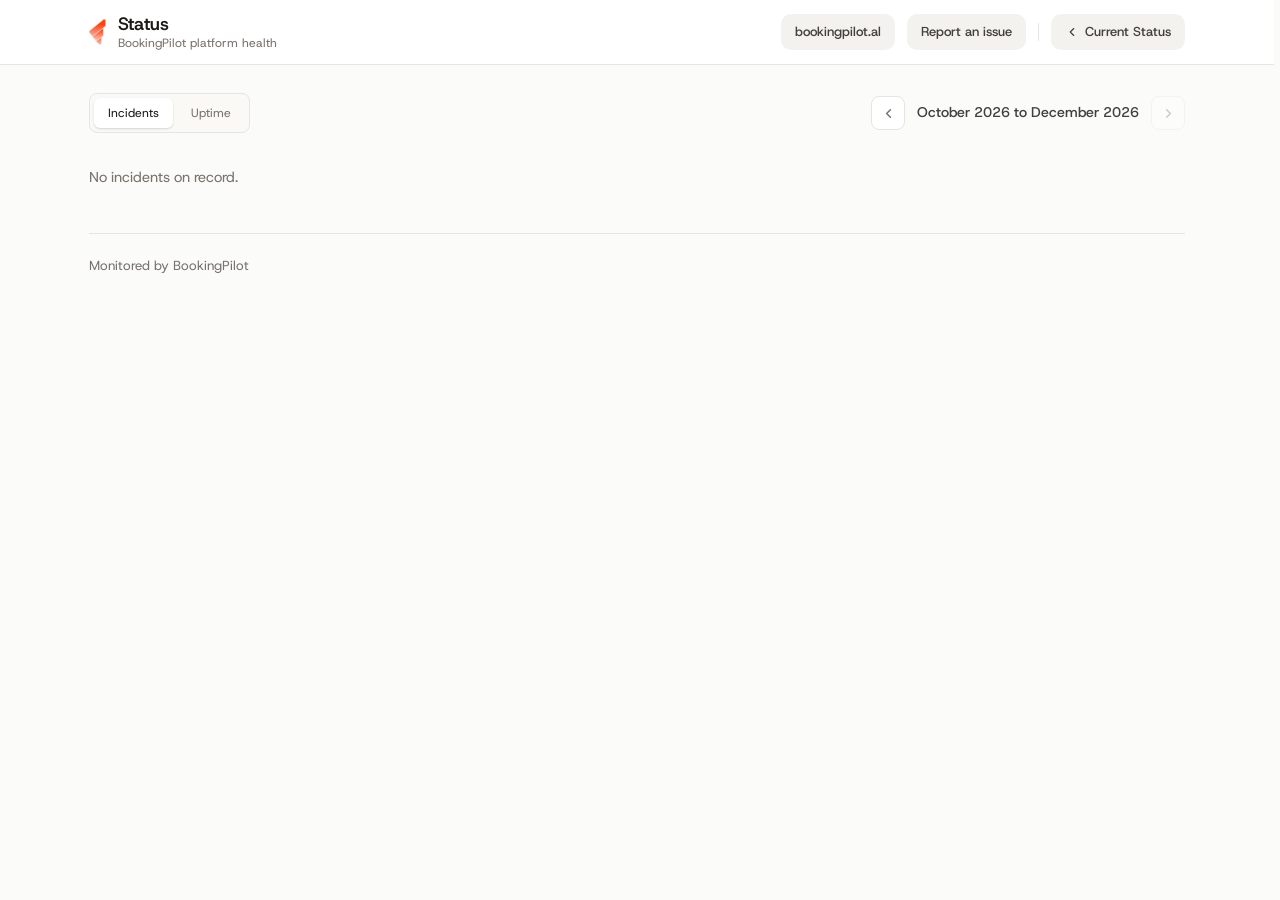
<file: docs/history.html>
<!DOCTYPE html>
<html lang="en">
<head>
<meta charset="utf-8">
<meta name="viewport" content="width=device-width, initial-scale=1">
<meta http-equiv="Content-Security-Policy" content="default-src 'self'; script-src 'self' 'unsafe-inline'; style-src 'self' 'unsafe-inline'; img-src 'self' data:; font-src 'self'; connect-src 'self' https://api.github.com https://raw.githubusercontent.com; object-src 'none'; base-uri 'none'; form-action 'none'">
<title>BookingPilot Status — History</title>
<meta name="description" content="Incident and uptime history for the BookingPilot platform.">
<link rel="icon" type="image/svg+xml" href="logo.svg">
<style>
  @font-face { font-family: 'Host Grotesk'; src: url('fonts/host-grotesk-latin-400-normal.woff2') format('woff2'); font-weight: 400; font-display: swap; }
  @font-face { font-family: 'Host Grotesk'; src: url('fonts/host-grotesk-latin-500-normal.woff2') format('woff2'); font-weight: 500; font-display: swap; }
  @font-face { font-family: 'Host Grotesk'; src: url('fonts/host-grotesk-latin-600-normal.woff2') format('woff2'); font-weight: 600; font-display: swap; }
  @font-face { font-family: 'Host Grotesk'; src: url('fonts/host-grotesk-latin-700-normal.woff2') format('woff2'); font-weight: 700; font-display: swap; }

  :root {
    --bg: #FBFBF9;
    --card: #ffffff;
    --border: #E7E5E4;
    --text: #1C1917;
    --text-2: #44403C;
    --text-3: #78716C;
    --accent: #FA4616;
    --accent-hover: #E03F13;
    --sand: #F4F2EF;
    --sand-hover: #ECE9E6;
    --green: #16A34A; --green-bg: #F0FDF4;
    --amber: #D97706; --amber-bg: #FFFBEB;
    --red: #DC2626;   --red-bg: #FEF2F2;
  }
  * { margin: 0; padding: 0; box-sizing: border-box; }
  /* Page transitions: native cross-document view transitions where supported,
     manual fade fallback elsewhere. */
  @view-transition { navigation: auto; }
  @keyframes pageIn { from { opacity: 0; transform: translateY(6px); } }
  @keyframes pageOut { to { opacity: 0; transform: translateY(-8px); } }
  ::view-transition-old(root) { animation: pageOut .26s cubic-bezier(.4,0,.2,1) both; }
  ::view-transition-new(root) { animation: pageIn .32s cubic-bezier(.16,1,.3,1) both .04s; }
  ::view-transition-old(root), ::view-transition-new(root) { mix-blend-mode: normal; }
  @supports not (view-transition-name: none) {
    body { animation: pageIn .22s cubic-bezier(.16,1,.3,1) both; }
  }
  body.leaving {
    animation: none;
    opacity: 0; transform: translateY(-4px);
    transition: opacity .16s ease, transform .16s ease;
  }
  html { -webkit-font-smoothing: antialiased; text-rendering: optimizeLegibility; scrollbar-gutter: stable; }
  body {
    font-family: 'Host Grotesk', -apple-system, BlinkMacSystemFont, 'Segoe UI', Roboto, sans-serif;
    background: var(--bg);
    color: var(--text);
    line-height: 1.5;
    font-size: 15px;
  }
  a { color: var(--accent); text-decoration: none; font-weight: 500; }
  a:hover { color: var(--accent-hover); }

  .wrap { max-width: 1160px; margin: 0 auto; padding: 0 32px; }

  /* ---------- Topbar (same as index) ---------- */
  .topbar {
    background: var(--card);
    border-bottom: 1px solid var(--border);
    position: sticky; top: 0; z-index: 10;
  }
  .topbar .wrap { display: flex; align-items: center; height: 64px; gap: 12px; }
  .topbar img.logo { height: 26px; width: auto; }
  .topbar .page-title {
    font-size: 18px; line-height: 22px; font-weight: 600;
    letter-spacing: -0.01em; color: var(--text);
  }
  .topbar .page-sub {
    font-size: 12px; line-height: 16px; color: var(--text-3); font-weight: 300;
  }
  .topbar .title-stack { display: flex; flex-direction: column; }
  .topbar .spacer { flex: 1; }
  .btn-sand {
    display: inline-flex; align-items: center; height: 36px; padding: 0 14px;
    background: var(--sand); border-radius: 10px;
    font-size: 13px; font-weight: 500; color: var(--text-2);
    transition: background .12s ease;
  }
  .btn-sand:hover { background: var(--sand-hover); color: var(--text); }
  .topbar .v-divider {
    width: 1px; height: 18px; background: var(--border); flex-shrink: 0;
  }

  /* ---------- Toolbar: tabs + pager ---------- */
  .toolbar {
    display: flex; align-items: center; justify-content: space-between;
    gap: 12px; margin: 28px 0 26px; flex-wrap: wrap;
  }
  /* Segmented control — same spec as the app's AnimatedTabs pill bar */
  .tabs {
    display: inline-flex; gap: 4px; padding: 4px;
    background: #FAF9F6; border: 1px solid var(--border); border-radius: 8px;
  }
  .tabs button {
    appearance: none; border: none; background: transparent; cursor: pointer;
    font: inherit; padding: 6px 14px; border-radius: 6px;
    font-size: 12px; font-weight: 400; color: var(--text-3);
    white-space: nowrap; position: relative;
    transition: color .2s ease, background .2s ease;
  }
  .tabs button:hover:not(.active) { color: var(--text); }
  .tabs button.active {
    background: #fff; color: var(--text);
    box-shadow: 0 1px 2px rgba(0,0,0,.15);
  }

  .pager { display: inline-flex; align-items: center; gap: 10px; font-size: 0.9rem; color: var(--text-2); }
  .pager .pg-label { padding: 0 2px; font-weight: 500; white-space: nowrap; font-size: 0.88rem; }
  .pager button {
    appearance: none; cursor: pointer;
    width: 34px; height: 34px; border-radius: 8px; color: var(--text-3);
    background: #fff; border: 1px solid var(--border);
    display: inline-flex; align-items: center; justify-content: center;
    transition: border-color .12s ease, color .12s ease;
  }
  .pager button:hover:not(:disabled) { border-color: #A8A29E; color: var(--text); }
  .pager button:disabled { opacity: .35; cursor: default; }
  .pager svg { width: 15px; height: 15px; }

  /* ---------- Month groups ---------- */
  .month-head {
    font-size: 1.15rem; font-weight: 700; letter-spacing: -0.02em;
    margin: 30px 0 14px;
  }
  .month-head:first-child { margin-top: 0; }

  /* ---------- Incidents ---------- */
  .incident {
    display: flex; gap: 14px; padding: 16px 4px;
    border-bottom: 1px solid var(--border);
  }
  .incident:last-child { border-bottom: none; }
  .incident .i-icon {
    width: 20px; height: 20px; border-radius: 50%; flex-shrink: 0; margin-top: 1px;
    display: inline-flex; align-items: center; justify-content: center; color: #fff;
  }
  .incident .i-icon svg { width: 11px; height: 11px; }
  .incident .i-icon.open { background: var(--red); }
  .incident .i-icon.closed { background: var(--text-3); }
  .incident .i-body { flex: 1; min-width: 0; }
  .incident .i-title { font-weight: 600; font-size: 0.95rem; color: var(--red); }
  .incident.closed .i-title { color: var(--accent); }
  .incident .i-text {
    font-size: 0.88rem; color: var(--text-2); margin-top: 4px;
    white-space: pre-line; word-wrap: break-word;
  }
  .incident .i-text.clamped {
    display: -webkit-box; -webkit-line-clamp: 6; -webkit-box-orient: vertical; overflow: hidden;
  }
  .incident .i-meta { font-size: 0.82rem; color: var(--text-3); margin-top: 6px; }
  .incident .i-state {
    font-size: 0.72rem; font-weight: 600; letter-spacing: .01em;
    border-radius: 999px; padding: 2px 9px; margin-left: 8px; vertical-align: 1px;
    background: var(--red-bg); color: var(--red); white-space: nowrap;
  }

  .show-all {
    appearance: none; border: 1px solid var(--border); background: var(--card);
    width: 100%; padding: 11px; border-radius: 10px; cursor: pointer;
    font: inherit; font-size: 0.86rem; font-weight: 500; color: var(--text-2);
    transition: background .12s ease;
  }
  .show-all:hover { background: var(--sand); }

  /* ---------- Uptime calendars ---------- */
  .toolbar-right { display: flex; align-items: center; gap: 14px; }

  /* Component picker — follows the app's modal spec:
     .input-field-compact (38px, radius 8, 13px, chevron 16px #78716C sw 1.5) */
  .uptime-controls { margin-bottom: 18px; max-width: 260px; }
  .comp-select {
    appearance: none; -webkit-appearance: none;
    width: 100%; height: 38px; padding: 0 40px 0 12px;
    font: inherit; font-size: 13px; color: var(--text);
    background-color: #fff; border: 1px solid var(--border); border-radius: 8px;
    cursor: pointer; outline: none; transition: all .15s ease;
    background-image: url("data:image/svg+xml,%3Csvg xmlns='http://www.w3.org/2000/svg' width='16' height='16' viewBox='0 0 24 24' fill='none' stroke='%2378716C' stroke-width='1.5' stroke-linecap='round' stroke-linejoin='round'%3E%3Cpolyline points='6 9 12 15 18 9'/%3E%3C/svg%3E");
    background-repeat: no-repeat; background-position: right 12px center;
    background-size: 16px 16px;
  }
  .comp-select:focus { border-color: #A8A29E; box-shadow: none; }

  .months-grid { display: flex; justify-content: space-between; gap: 32px; flex-wrap: wrap; }
  .mcal { position: relative; }
  .mcal .m-head {
    display: flex; align-items: baseline; justify-content: space-between;
    gap: 8px; margin-bottom: 10px;
  }
  .mcal .m-name { font-weight: 600; font-size: 0.95rem; }
  .mcal .m-pct { font-size: 0.82rem; color: var(--text-3); font-weight: 500; white-space: nowrap; }
  .mcal .m-grid {
    display: grid;
    grid-template-columns: repeat(7, 34px);
    grid-auto-rows: 34px;
    gap: 7px;
  }
  .mcal .m-grid i { border-radius: 5px; background: #EFEDEA; }
  .mcal .m-grid i.blank { background: transparent; }
  .mcal .m-grid i.up { background: #4ADE80; }
  .mcal .m-grid i.partial { background: #FBBF24; }
  .mcal .m-grid i.down { background: #F33535; }
  .mcal .m-grid i[data-d] { cursor: default; }
  .mcal .m-grid i[data-d]:hover { filter: brightness(0.82); }

  .legend { display: flex; gap: 16px; flex-wrap: wrap; margin-top: 22px; font-size: 0.8rem; color: var(--text-3); }
  .legend span { display: inline-flex; align-items: center; gap: 6px; }
  .legend i { width: 12px; height: 12px; border-radius: 3px; display: inline-block; }

  /* ---------- Day tooltip (same as index) ---------- */
  .daytip {
    position: absolute; display: none; z-index: 20;
    background: #fff; border: 1px solid var(--border); border-radius: 10px;
    box-shadow: 0 8px 24px rgba(28,25,23,.10), 0 2px 6px rgba(28,25,23,.06);
    padding: 12px 16px; min-width: 230px; max-width: 280px;
    transform: translateX(-50%);
  }
  .daytip::after {
    content: ''; position: absolute; left: var(--ax, 50%); bottom: -6px;
    width: 10px; height: 10px; background: #fff;
    border-right: 1px solid var(--border); border-bottom: 1px solid var(--border);
    transform: translateX(-50%) rotate(45deg);
  }
  .daytip .dt-date { font-weight: 600; font-size: 0.92rem; margin-bottom: 6px; }
  .daytip .dt-msg { font-size: 0.84rem; color: var(--text-2); }
  .daytip .dt-row {
    display: flex; justify-content: space-between; align-items: center; gap: 18px;
    background: var(--sand); border-radius: 6px; padding: 7px 12px;
    font-size: 0.84rem;
  }
  .daytip .dt-row span { white-space: nowrap; }
  .daytip .dt-row b { font-weight: 600; white-space: nowrap; }
  .daytip .dt-rel-label {
    font-size: 0.68rem; font-weight: 600; letter-spacing: .06em;
    text-transform: uppercase; color: var(--text-3); margin: 12px 0 4px;
  }
  .daytip .dt-rel a {
    display: block;
    font-size: 0.82rem; font-weight: 500; line-height: 1.45;
    color: var(--text-2); padding: 2px 0;
  }
  .daytip .dt-rel a:hover { color: var(--text); text-decoration: underline; }

  .empty { color: var(--text-3); font-size: 0.9rem; padding: 8px 0 4px; }

  /* ---------- Footer ---------- */
  footer {
    margin-top: 40px; padding: 22px 0 30px;
    border-top: 1px solid var(--border);
    display: flex; align-items: center; justify-content: space-between;
    font-size: 0.82rem; color: var(--text-3);
  }
  footer a { color: var(--text-3); }
  footer a:hover { color: var(--accent); }

  /* ---------- Responsive ---------- */
  @media (max-width: 900px) {
    .months-grid { gap: 26px; }
  }
  @media (max-width: 700px) {
    .wrap { padding: 0 16px; }
    .uptime-controls { max-width: none; }
    .toolbar-right { width: 100%; justify-content: flex-end; }
  }
  @media (max-width: 560px) {
    .topbar .wrap { gap: 8px; height: 56px; }
    .topbar .page-sub { display: none; }
    .topbar .page-title { font-size: 16px; }
    .btn-sand { height: 32px; padding: 0 10px; font-size: 12px; }
    .btn-sand.hide-sm, .topbar .v-divider { display: none; }
    .toolbar { margin: 20px 0; gap: 10px; }
    .tabs { display: flex; width: 100%; }
    .tabs button { flex: 1; text-align: center; }
    .pager { width: 100%; justify-content: space-between; }
    .incident { padding: 14px 0; gap: 10px; }
    .incident .i-text { font-size: 0.84rem; }
    footer { flex-direction: column; gap: 8px; align-items: flex-start; }
  }

  /* ---------- Scrollbar (matches the app's index.css) ---------- */
  ::-webkit-scrollbar { width: 6px; height: 6px; }
  ::-webkit-scrollbar-button { display: none; width: 0; height: 0; }
  ::-webkit-scrollbar-track { background: transparent; }
  ::-webkit-scrollbar-thumb { background-color: var(--border); border-radius: 10px; }
  ::-webkit-scrollbar-thumb:hover { background-color: #D6D3D1; }
  @supports not selector(::-webkit-scrollbar) {
    * { scrollbar-width: thin; scrollbar-color: var(--border) transparent; }
  }

  /* Lenis smooth scroll (self-hosted lenis.min.js) */
  html.lenis, html.lenis body { height: auto; }
  .lenis.lenis-smooth { scroll-behavior: auto !important; }
</style>
</head>
<body>

<div class="topbar">
  <div class="wrap">
    <a href="./" style="display:inline-flex"><img class="logo" src="logo.svg" alt="BookingPilot"></a>
    <div class="title-stack">
      <div class="page-title">Status</div>
      <div class="page-sub">BookingPilot platform health</div>
    </div>
    <div class="spacer"></div>
    <a class="btn-sand hide-sm" href="https://bookingpilot.al">bookingpilot.al</a>
    <a class="btn-sand hide-sm" href="https://github.com/martingoga/status/issues">Report an issue</a>
    <span class="v-divider" aria-hidden="true"></span>
    <a class="btn-sand" href="./"><svg viewBox="0 0 24 24" fill="none" stroke="currentColor" stroke-width="2" stroke-linecap="round" stroke-linejoin="round" style="width:14px;height:14px;margin-right:6px"><path d="m15 18-6-6 6-6"/></svg>Current Status</a>
  </div>
</div>

<div class="wrap">

  <div class="toolbar">
    <div class="tabs" role="tablist">
      <button id="tabIncidents" role="tab" onclick="setTab('incidents')">Incidents</button>
      <button id="tabUptime" role="tab" onclick="setTab('uptime')">Uptime</button>
    </div>
    <div class="toolbar-right">
      <div class="pager">
        <button id="pgPrev" onclick="shiftWindow(1)" aria-label="Earlier months">
          <svg viewBox="0 0 24 24" fill="none" stroke="currentColor" stroke-width="2.4" stroke-linecap="round" stroke-linejoin="round"><path d="m15 18-6-6 6-6"/></svg>
        </button>
        <span class="pg-label" id="pgLabel"></span>
        <button id="pgNext" onclick="shiftWindow(-1)" aria-label="Later months">
          <svg viewBox="0 0 24 24" fill="none" stroke="currentColor" stroke-width="2.4" stroke-linecap="round" stroke-linejoin="round"><path d="m9 18 6-6-6-6"/></svg>
        </button>
      </div>
    </div>
  </div>

  <div id="incidentsPane"><div class="empty">Loading…</div></div>

  <div id="uptimePane" style="display:none">
    <div class="uptime-controls">
      <select id="compSelect" class="comp-select" onchange="compSlug = this.value; try { localStorage.setItem('statusComp', compSlug); } catch {} renderUptime(); this.blur();" aria-label="Component"></select>
    </div>
    <div class="months-grid" id="monthsGrid"></div>
    <div class="legend">
      <span><i style="background:#4ADE80"></i>Operational</span>
      <span><i style="background:#FBBF24"></i>Partial outage</span>
      <span><i style="background:#F33535"></i>Major outage</span>
      <span><i style="background:#EFEDEA"></i>No data</span>
    </div>
  </div>

  <footer>
    <span id="updatedLine">Monitored by BookingPilot</span>
  </footer>
</div>

<div class="daytip" id="daytip"></div>

<script>
const REPO = 'martingoga/status';
const SUMMARY_URL = `https://raw.githubusercontent.com/${REPO}/master/history/summary.json`;
const ISSUES_PAGE = (page) => `https://api.github.com/repos/${REPO}/issues?state=all&labels=status&per_page=100&page=${page}&sort=created&direction=desc`;
const WINDOW = 3;              // months shown per page
const INC_PER_MONTH = 5;       // collapsed incidents per month

let SITES = [];
let ISSUES = [];
let repoCreated = 0;
let winOffset = 0;             // 0 = window ends at current month; +1 shifts earlier
let tab = 'incidents';
let compSlug = null;
const expanded = new Set();    // month keys with all incidents shown

/* Smooth page-out when navigating back to Current Status — only needed
   where cross-document view transitions aren't supported. */
if (!('startViewTransition' in document)) {
  document.querySelectorAll('a[href="./"]').forEach(a => {
    a.addEventListener('click', (e) => {
      e.preventDefault();
      document.body.classList.add('leaving');
      setTimeout(() => { location.href = './'; }, 150);
    });
  });
  window.addEventListener('pageshow', (e) => {
    if (e.persisted) document.body.classList.remove('leaving');
  });
}

const $ = (id) => document.getElementById(id);
const esc = (s) => String(s ?? '').replace(/[&<>"]/g, c => ({'&':'&amp;','<':'&lt;','>':'&gt;','"':'&quot;'}[c]));
const dayMs = 86400000;
const dayStart = (t) => { const d = new Date(t); return Date.UTC(d.getUTCFullYear(), d.getUTCMonth(), d.getUTCDate()); };
const fmtDay = (t) => new Date(t).toLocaleDateString('en-GB', { timeZone: 'UTC', day: 'numeric', month: 'short', year: 'numeric' });
const fmtMonth = (y, m) => new Date(Date.UTC(y, m, 1)).toLocaleDateString('en-GB', { timeZone: 'UTC', month: 'long', year: 'numeric' });
const fmtTimeUTC = (d) => new Date(d).toLocaleDateString('en-GB', { timeZone: 'UTC', day: 'numeric', month: 'short' })
  + ', ' + new Date(d).toLocaleTimeString('en-GB', { timeZone: 'UTC', hour: '2-digit', minute: '2-digit' }) + ' UTC';
const ago = (d) => {
  const s = Math.max(0, (Date.now() - new Date(d)) / 1000);
  if (s < 90) return 'just now';
  if (s < 3600) return Math.floor(s / 60) + 'm ago';
  if (s < 86400) return Math.floor(s / 3600) + 'h ago';
  return Math.floor(s / 86400) + 'd ago';
};

/* Same public-component list as the main page. */
const DISPLAY = {
  'web-app': 'Website',
  'api-and-database': 'Platform API',
  'authentication': 'Login & accounts',
  'reservations': 'Bookings',
  'email-delivery': 'Email',
  'sync-pipeline': 'Booking channel sync',
  'realtime': 'Live updates',
  'ai-assistant': 'AI assistant',
};
const publicSites = () => SITES.filter(s => s.slug in DISPLAY);

function issueSlug(i) {
  const names = (i.labels || []).map(l => l.name).find(n => n !== 'status' && SITES.some(s => s.slug === n));
  if (names) return names;
  const t = (i.title || '').toLowerCase();
  const hit = SITES.find(s => t.includes(s.name.toLowerCase()) || t.includes(s.slug.replace(/-/g, ' ')));
  return hit ? hit.slug : null;
}

/* ---------- Month model ---------- */
// Months are addressed as a linear index (y*12+m) so windows can span years.
const curMonthIdx = () => { const n = new Date(); return n.getUTCFullYear() * 12 + n.getUTCMonth(); };
const idxToYM = (idx) => ({ y: Math.floor(idx / 12), m: idx % 12 });

// Always WINDOW consecutive months ending at (current month − winOffset*WINDOW).
// Months before monitoring started render as empty/no-data — same as GitHub.
function windowMonths() {
  const end = curMonthIdx() - winOffset * WINDOW;
  const out = [];
  for (let i = WINDOW - 1; i >= 0; i--) out.push(idxToYM(end - i));
  return out;
}

// Earliest month worth showing: the repo-creation month (fallback: 5y back).
function firstMonthIdx() {
  if (repoCreated) {
    const d = new Date(repoCreated);
    return d.getUTCFullYear() * 12 + d.getUTCMonth();
  }
  return curMonthIdx() - 60;
}

function renderPager() {
  const win = windowMonths();
  $('pgLabel').textContent = fmtMonth(win[0].y, win[0].m) + ' to ' + fmtMonth(win[win.length - 1].y, win[win.length - 1].m);
  const endIdx = curMonthIdx() - winOffset * WINDOW;
  // Prev is useless once the next window would be entirely pre-monitoring.
  $('pgPrev').disabled = endIdx - WINDOW < firstMonthIdx();
  $('pgNext').disabled = winOffset <= 0;
}

function shiftWindow(dir) {
  const next = winOffset + dir;
  if (next < 0) return;
  if (curMonthIdx() - next * WINDOW < firstMonthIdx()) return;
  winOffset = next;
  render();
}

/* ---------- Incidents ---------- */
function monthKey(i) {
  const d = new Date(i.created_at);
  return d.getUTCFullYear() * 12 + d.getUTCMonth();
}

const INFO_ICON = '<svg viewBox="0 0 24 24" fill="none" stroke="currentColor" stroke-width="3" stroke-linecap="round"><path d="M12 8h.01"/><path d="M12 11v5"/></svg>';

function renderIncidents() {
  const issues = ISSUES.filter(i => { const s = issueSlug(i); return !s || s in DISPLAY; });
  if (!issues.length) { $('incidentsPane').innerHTML = '<div class="empty">No incidents on record.</div>'; return; }

  const groups = new Map();
  issues.forEach(i => {
    const k = monthKey(i);
    if (!groups.has(k)) groups.set(k, []);
    groups.get(k).push(i);
  });

  const html = windowMonths().slice().reverse().map(({ y, m }) => {
    const list = groups.get(y * 12 + m) || [];
    const shown = expanded.has(y * 12 + m) ? list : list.slice(0, INC_PER_MONTH);
    const cards = shown.map(i => {
      const open = i.state === 'open';
      const title = i.title.replace(/[🛑✅⚠️]|Resolved:/gu, '').trim();
      // Never render monitor target URLs — they expose internal endpoints
      // (older bodies carried credentials in query params). Keep links to
      // this repo (commit references) for traceability.
      const body = (i.body || '')
        .replace(/<!--[\s\S]*?-->/g, '')
        .replace(/\((https?:\/\/(?!github\.com\/martingoga\/status\/)[^)\s]+)\)/g, '(endpoint withheld)')
        .replace(/https?:\/\/(?!github\.com\/martingoga\/status\/)[^\s)]+/g, 'endpoint withheld')
        .trim();
      const meta = open
        ? `Opened ${fmtTimeUTC(i.created_at)} · ongoing`
        : `${fmtTimeUTC(i.created_at)} – ${fmtTimeUTC(i.closed_at)}`;
      return `
      <div class="incident ${open ? '' : 'closed'}">
        <span class="i-icon ${open ? 'open' : 'closed'}">${INFO_ICON}</span>
        <div class="i-body">
          <div class="i-title">${esc(title)}${open ? '<span class="i-state">Ongoing</span>' : ''}</div>
          ${body ? `<div class="i-text">${esc(body)}</div>` : ''}
          <div class="i-meta">${meta}</div>
        </div>
      </div>`;
    }).join('');
    const more = list.length > shown.length
      ? `<button class="show-all" onclick="expandMonth(${y * 12 + m})">+ Show All ${list.length} Incidents</button>` : '';
    const empty = !list.length ? '<div class="empty">No incidents reported.</div>' : '';
    return `<h3 class="month-head">${fmtMonth(y, m)}</h3>${cards}${empty}${more}`;
  }).join('');

  $('incidentsPane').innerHTML = html;
}

function expandMonth(k) { expanded.add(k); renderIncidents(); }

/* ---------- Uptime ---------- */
// If the site is down with an open incident, downtime has been continuous
// since it opened — dailyMinutesDown undercounts when checks run sparsely,
// so the incident window is the better source of truth (same rule as index).
function siteDownSince(site) {
  if ((site.status || '').toLowerCase() !== 'down') return 0;
  const inc = ISSUES.find(i => i.state === 'open' && issueSlug(i) === site.slug);
  return inc ? new Date(inc.created_at).getTime() : 0;
}

function dayDownMinutes(site, ds) {
  const key = new Date(ds).toISOString().slice(0, 10);
  let m = (site.dailyMinutesDown || {})[key] || 0;
  const since = siteDownSince(site);
  if (since) {
    const ov = Math.max(0, Math.min(Date.now(), ds + dayMs) - Math.max(since, ds));
    m = Math.max(m, ov / 60000);
  }
  return m;
}

function dayState(site, ds) {
  // ds = UTC day-start ms. Returns 'up' | 'partial' | 'down' | 'nodata'.
  if (repoCreated && ds + dayMs < repoCreated) return 'nodata';
  if (ds > Date.now()) return 'nodata';
  const start = Math.max(ds, repoCreated || 0);
  const end = Math.min(ds + dayMs, Date.now());
  if (end <= start) return 'nodata';
  const m = dayDownMinutes(site, ds);
  const monitoredMin = (end - start) / 60000;
  // Down = the outage covered the majority of the monitored day; a hard
  // 720-min floor would call a 6.5h total outage a mere "partial".
  if (m > 0 && m / monitoredMin >= 0.5) return 'down';
  if (m > 0) return 'partial';
  return 'up';
}

function monthUptime(site, y, m) {
  const first = Date.UTC(y, m, 1);
  const next = Date.UTC(y, m + 1, 1);
  const start = Math.max(first, repoCreated || 0);
  const end = Math.min(next, Date.now());
  if (end <= start) return null;
  let down = 0;
  for (let ds = first; ds < next; ds += dayMs) down += dayDownMinutes(site, ds);
  const monitored = (end - start) / 60000;
  return Math.max(0, (1 - down / monitored) * 100);
}

function renderUptime() {
  const site = SITES.find(s => s.slug === compSlug);
  if (!site) { $('monthsGrid').innerHTML = '<div class="empty">No data.</div>'; return; }
  const now = Date.now();

  $('monthsGrid').innerHTML = windowMonths().map(({ y, m }) => {
    const first = Date.UTC(y, m, 1);
    const days = new Date(Date.UTC(y, m + 1, 0)).getUTCDate();
    // Leading blanks so day 1 sits on its weekday row (Monday-first).
    const lead = (new Date(first).getUTCDay() + 6) % 7;
    let cells = '<i class="blank"></i>'.repeat(lead);
    for (let d = 0; d < days; d++) {
      const ds = first + d * dayMs;
      const st = dayState(site, ds);
      const mins = dayDownMinutes(site, ds);
      cells += st === 'nodata'
        ? `<i data-d="${fmtDay(ds)}" data-t="${ds}"></i>`
        : `<i class="${st}" data-d="${fmtDay(ds)}" data-t="${ds}" data-m="${Math.round(mins)}"></i>`;
    }
    const pct = monthUptime(site, y, m);
    return `
    <div class="mcal">
      <div class="m-head">
        <span class="m-name">${fmtMonth(y, m)}</span>
        <span class="m-pct">${pct !== null ? pct.toFixed(2) + '%' : '—'}</span>
      </div>
      <div class="m-grid">${cells}</div>
    </div>`;
  }).join('');
  wireTips();
}

/* Incidents overlapping a UTC day for the selected component. */
function relatedIssues(ds) {
  const dayEnd = ds + dayMs, now = Date.now();
  return ISSUES.filter(i => {
    if (issueSlug(i) !== compSlug) return false;
    const t0 = new Date(i.created_at).getTime();
    const t1 = i.closed_at ? new Date(i.closed_at).getTime() : now;
    return t0 < dayEnd && t1 > ds;
  });
}

function wireTips() {
  const tip = $('daytip');
  let hideTimer = null;
  const hide = () => { tip.style.display = 'none'; };
  const hideSoon = () => { clearTimeout(hideTimer); hideTimer = setTimeout(hide, 250); };
  const stayOpen = () => clearTimeout(hideTimer);
  tip.addEventListener('mouseenter', stayOpen);
  tip.addEventListener('mouseleave', hide);

  document.querySelectorAll('.mcal').forEach(cal => {
    const grid = cal.querySelector('.m-grid');
    const showFor = (bar) => {
      // Moving across the gaps between cells must not hide the tooltip —
      // only leaving the grid (or hovering a blank spacer) closes it.
      if (!bar) return;
      if (!bar.dataset.d || bar.classList.contains('blank')) { hideSoon(); return; }
      stayOpen();
      const m = bar.dataset.m;
      let inner = `<div class="dt-date">${bar.dataset.d}</div>`;
      if (m === undefined) inner += '<div class="dt-msg">No data for this day.</div>';
      else if (+m <= 0) inner += '<div class="dt-msg">No downtime recorded.</div>';
      else {
        const mm = +m, h = Math.floor(mm / 60), r = Math.round(mm % 60);
        const down = bar.classList.contains('down');
        inner += `<div class="dt-row"><span>${down ? 'Major outage' : 'Partial outage'}</span><b>${h} hrs ${r} mins</b></div>`;
      }
      // Related incidents for that day (GitHub-style), linked to the report.
      const rel = relatedIssues(+bar.dataset.t);
      if (rel.length) {
        inner += '<div class="dt-rel-label">Related</div><div class="dt-rel">'
          + rel.map(i => {
              const title = i.title.replace(/[🛑✅⚠️]|Resolved:/gu, '').trim();
              return `<a href="${esc(i.html_url)}" target="_blank" rel="noopener">${esc(title)}</a>`;
            }).join('')
          + '</div>';
      }
      tip.innerHTML = inner;
      tip.style.display = 'block';
      const br = bar.getBoundingClientRect();
      let left = br.left + br.width / 2;
      const half = tip.offsetWidth / 2;
      if (left - half < 8) left = 8 + half;
      if (left + half > window.innerWidth - 8) left = window.innerWidth - 8 - half;
      tip.style.left = left + 'px';
      tip.style.setProperty('--ax', (br.left + br.width / 2 - left + half) + 'px');
      tip.style.top = (br.top + window.scrollY - tip.offsetHeight - 10) + 'px';
      tip.style.position = 'absolute';
    };
    grid.addEventListener('mousemove', (e) => showFor(e.target.closest('i')));
    grid.addEventListener('mouseleave', hideSoon);
    grid.addEventListener('click', (e) => showFor(e.target.closest('i')));
  });
}
document.addEventListener('touchstart', (e) => {
  if (!e.target.closest('.m-grid') && !e.target.closest('.daytip')) $('daytip').style.display = 'none';
}, { passive: true });

/* ---------- Tabs ---------- */
function setTab(t) {
  tab = t;
  history.replaceState(null, '', '#' + t);
  $('tabIncidents').classList.toggle('active', t === 'incidents');
  $('tabUptime').classList.toggle('active', t === 'uptime');
  $('incidentsPane').style.display = t === 'incidents' ? '' : 'none';
  $('uptimePane').style.display = t === 'uptime' ? '' : 'none';
}

function render() {
  renderPager();
  renderIncidents();
  renderUptime();
}

/* ---------- Data ---------- */
async function fetchAllIssues() {
  const out = [];
  for (let page = 1; page <= 20; page++) {
    const res = await fetch(ISSUES_PAGE(page));
    if (!res.ok) break;
    const batch = (await res.json()).filter(i => !i.pull_request);
    out.push(...batch);
    if (batch.length < 100) break;
  }
  return out;
}

async function load() {
  try {
    const res = await fetch(SUMMARY_URL + '?t=' + Date.now(), { cache: 'no-store' });
    SITES = res.ok ? await res.json() : [];
    const lm = res.headers.get('Last-Modified');
    $('updatedLine').textContent = lm
      ? 'Data updated ' + ago(lm) + ' · monitored by BookingPilot'
      : 'Monitored by BookingPilot';
  } catch { SITES = []; }

  try {
    const [issues, repoRes] = await Promise.all([
      fetchAllIssues(),
      fetch(`https://api.github.com/repos/${REPO}`).catch(() => null),
    ]);
    ISSUES = issues;
    if (repoRes && repoRes.ok) repoCreated = new Date((await repoRes.json()).created_at).getTime();
  } catch { /* partial data still renders */ }

  const sel = $('compSelect');
  const pub = publicSites();
  sel.innerHTML = pub.map(s => `<option value="${esc(s.slug)}">${esc(DISPLAY[s.slug])}</option>`).join('');
  let saved = null;
  try { saved = localStorage.getItem('statusComp'); } catch {}
  compSlug = pub.find(s => s.slug === saved)?.slug || (pub.length ? pub[0].slug : null);
  if (compSlug) sel.value = compSlug;

  setTab(location.hash === '#uptime' ? 'uptime' : 'incidents');
  render();
}

load();
</script>
<script src="lenis.min.js"></script>
<script>
/* Lenis smooth scroll — same config as the marketing site (duration 1.1,
   anchors glide). Self-hosted so a CDN outage can't break the page. */
if (typeof Lenis === 'function') {
  const lenis = new Lenis({ duration: 1.1, anchors: true });
  const raf = (t) => { lenis.raf(t); requestAnimationFrame(raf); };
  requestAnimationFrame(raf);
}
</script>
</body>
</html>
</file>
